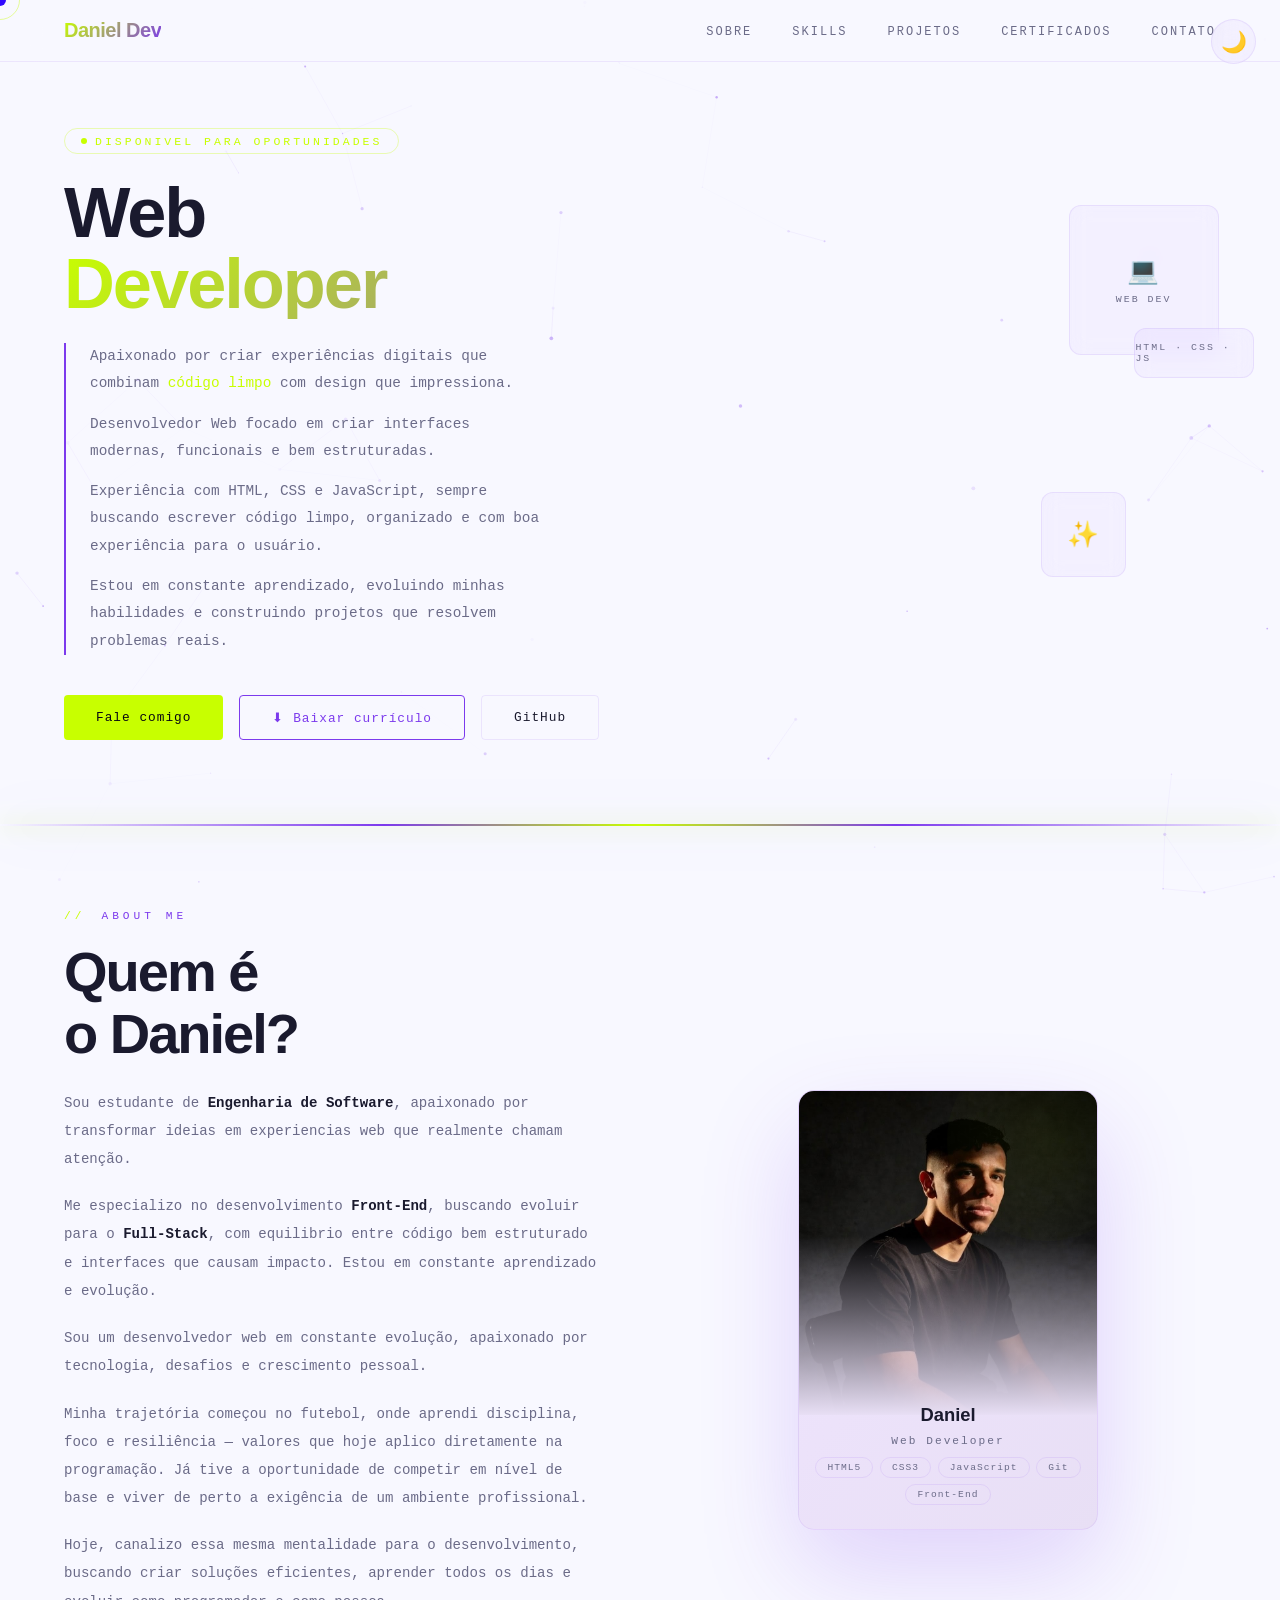
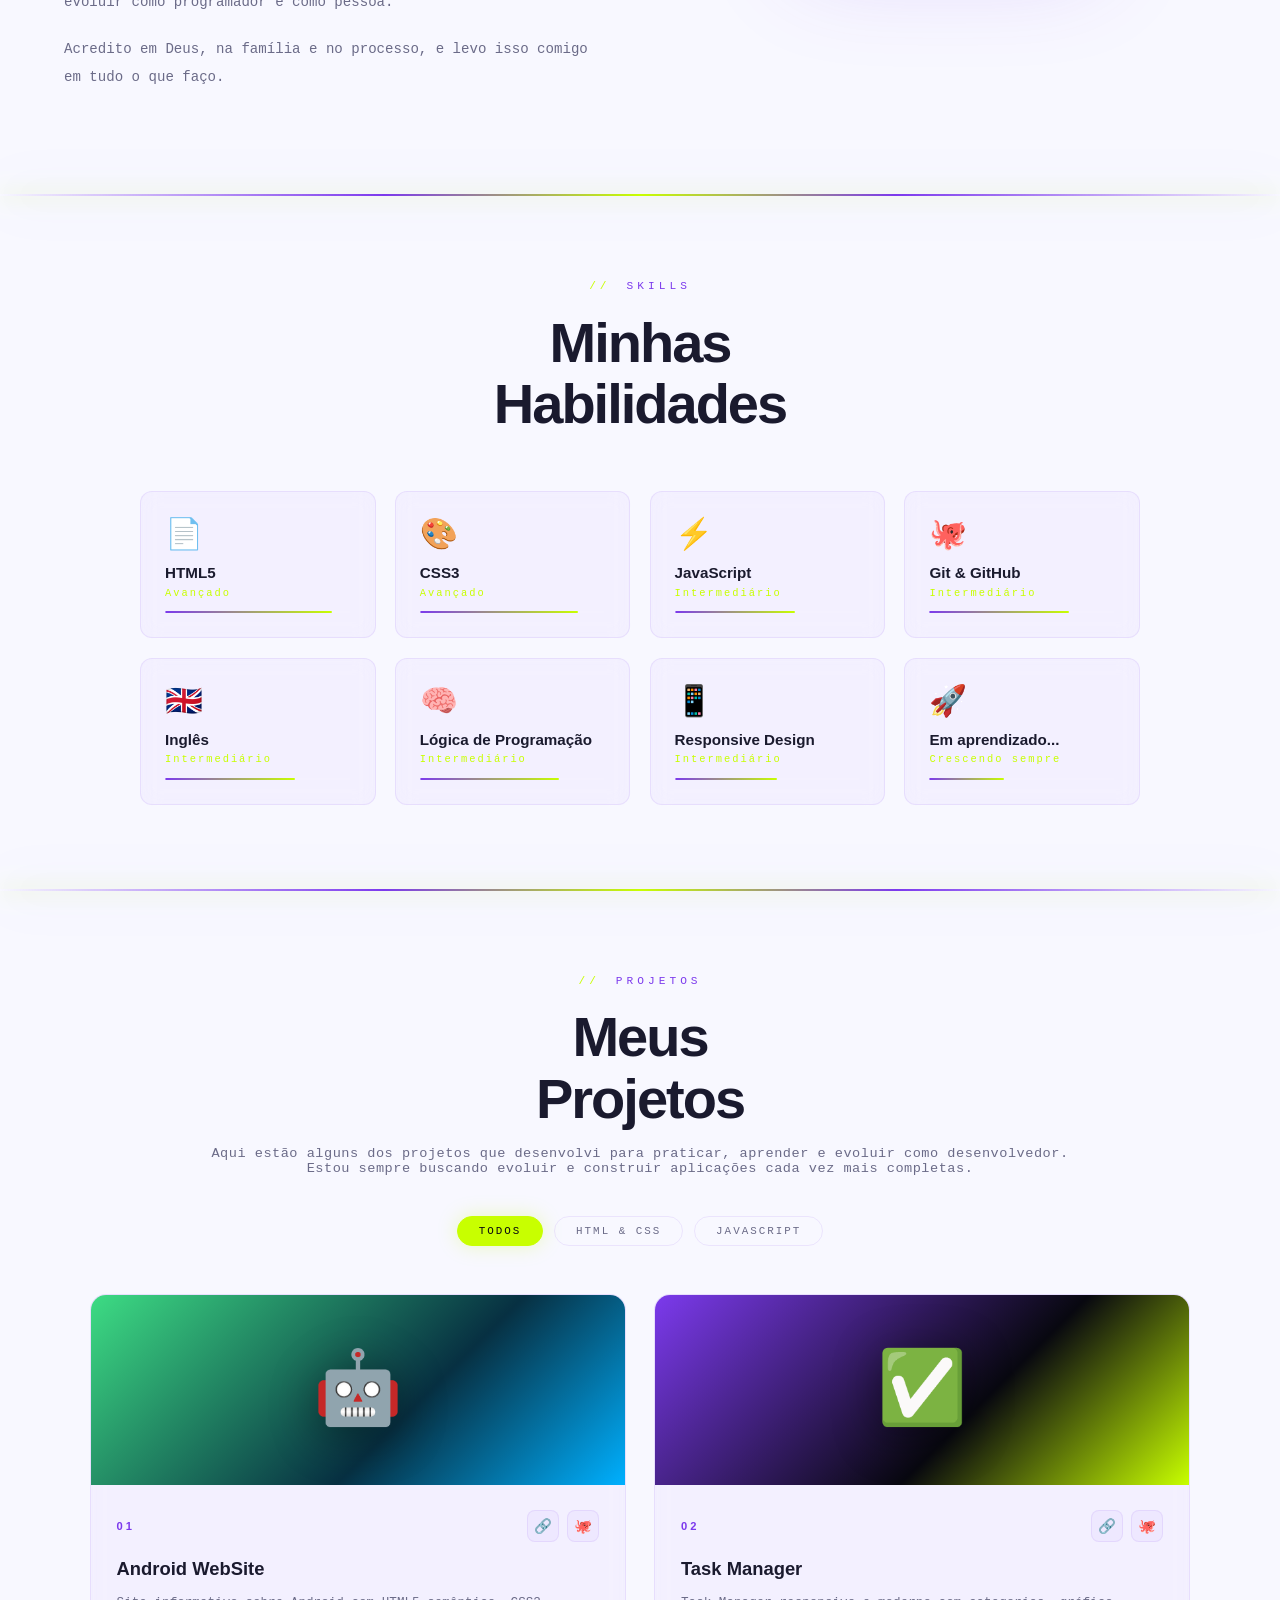
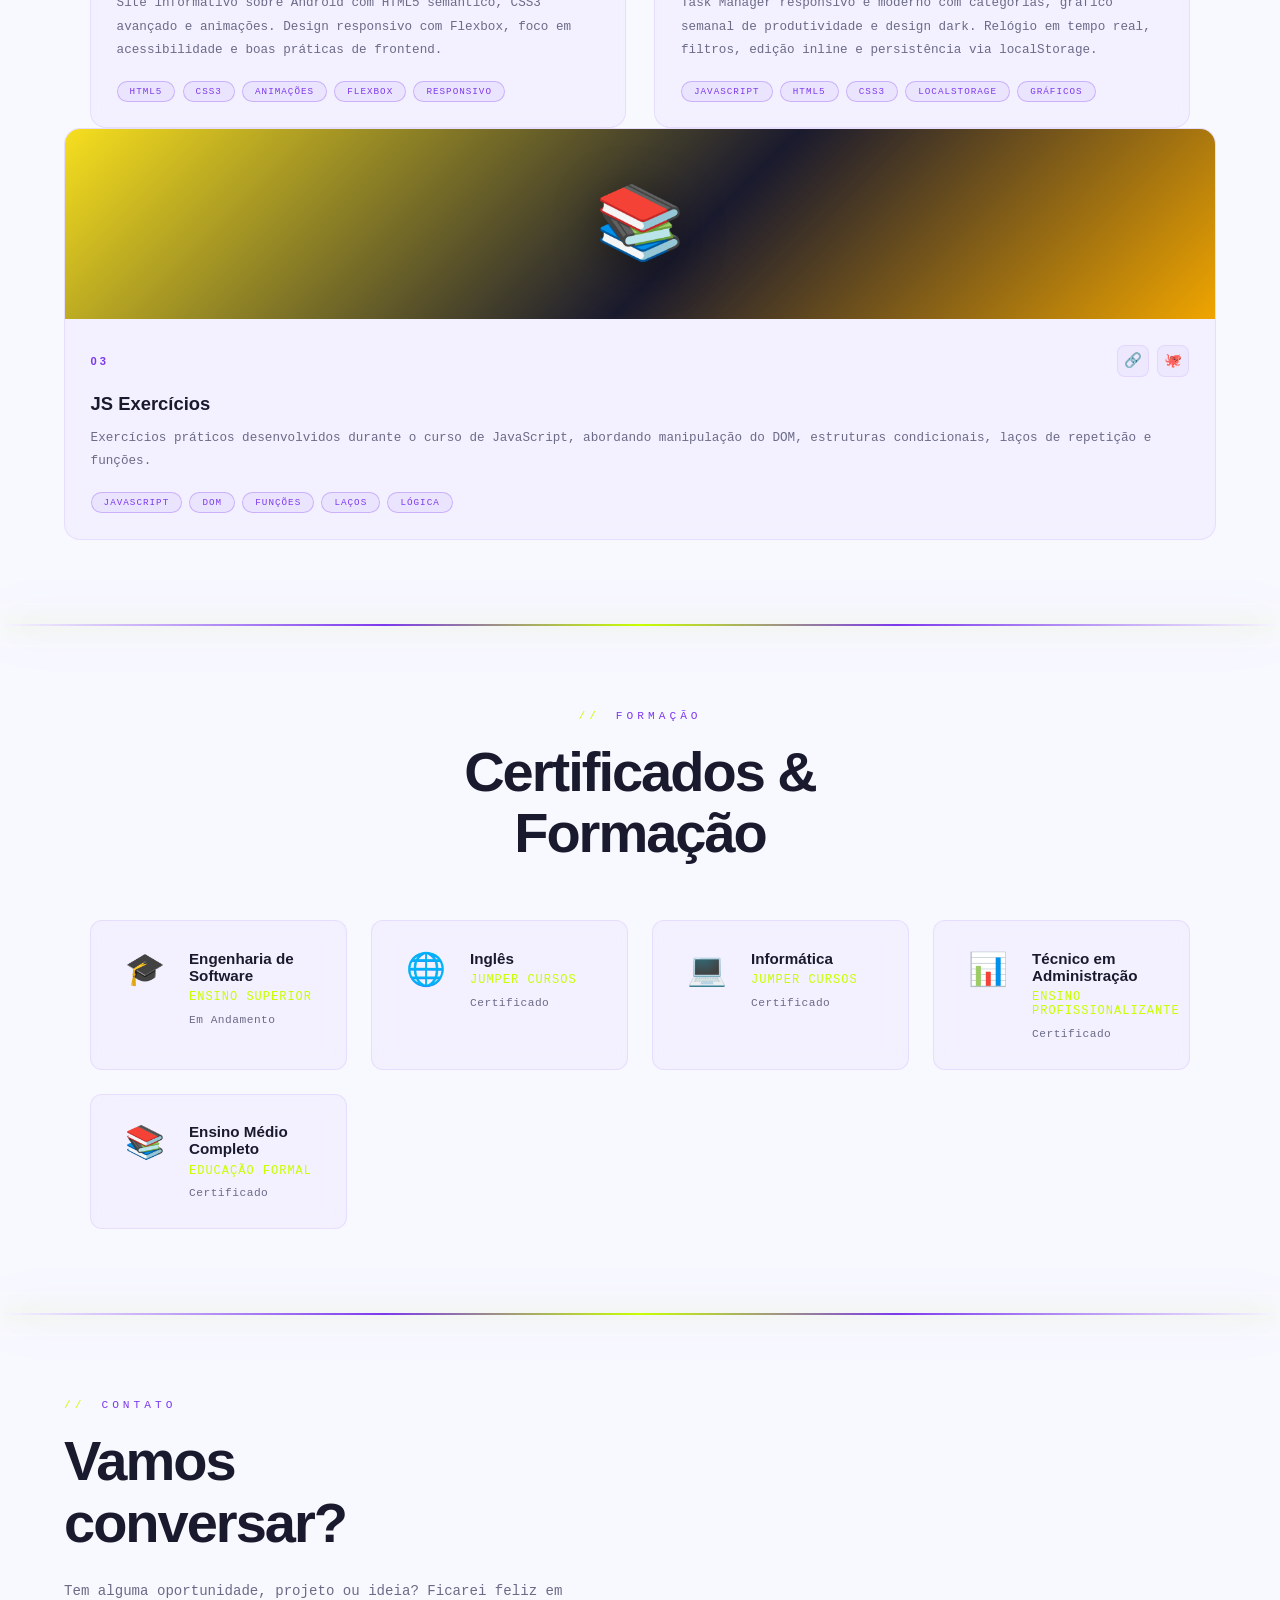
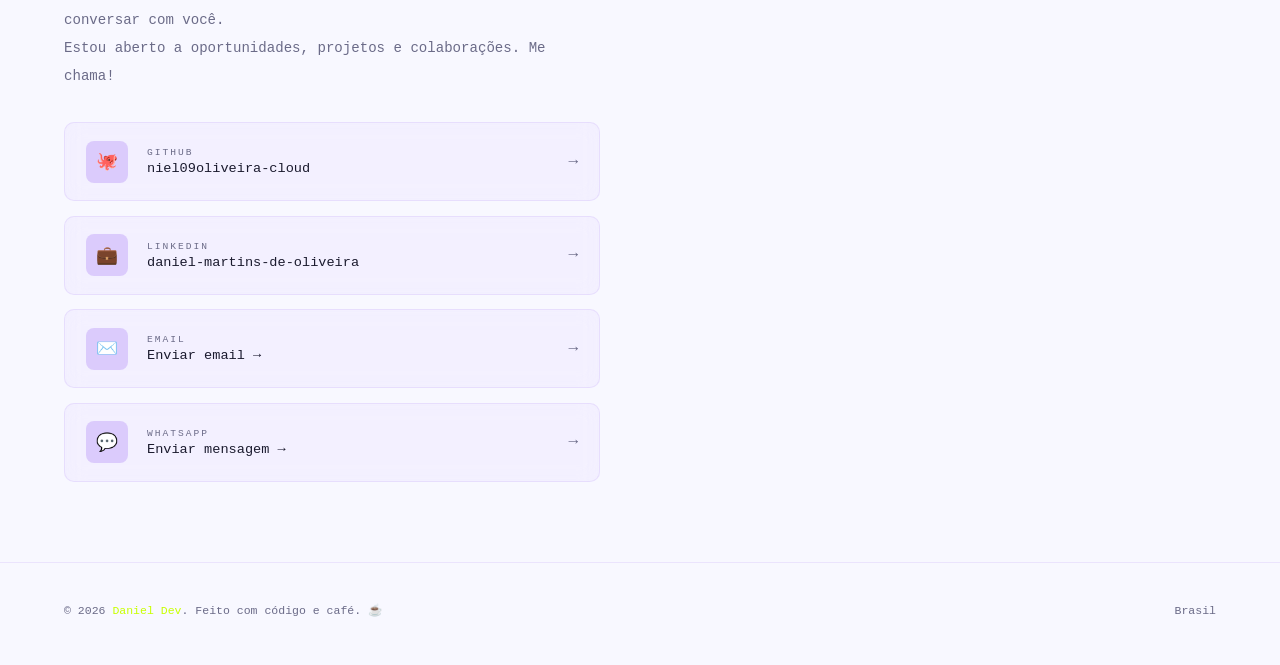
<file: index.html>
<!DOCTYPE html>
<html lang="pt-BR">
<head>
  <meta charset="UTF-8">
  <meta name="viewport" content="width=device-width, initial-scale=1.0">
  
  <!-- SEO & Meta Tags -->
  <title>Portfólio - Daniel</title>
  <meta name="description" content="Site de apresentação pessoal desenvolvido com HTML, CSS e JavaScript puro. Animações CSS, partículas interativas, efeito 3D e formulário de contato integrado.">
  <meta name="keywords" content="web developer, front-end, html, css, javascript, desenvolvedor web">
  <meta name="theme-color" content="#7c3aed">
  <!-- Content Security Policy — sem unsafe-inline em scripts -->
  <meta http-equiv="Content-Security-Policy" content="default-src 'self'; script-src 'self'; style-src 'self' 'unsafe-inline' fonts.googleapis.com; font-src fonts.gstatic.com; img-src 'self' data: https:; connect-src 'none'; frame-ancestors 'none'; upgrade-insecure-requests;">
  <!-- Referrer-Policy: envia apenas origem em requisições cross-origin -->
  <meta name="referrer" content="strict-origin-when-cross-origin">
  <!-- Impede MIME sniffing -->
  <meta http-equiv="X-Content-Type-Options" content="nosniff">
  
  <!-- Open Graph para Redes Sociais -->
  <meta property="og:title" content="Daniel Dev - Web Developer">
  <meta property="og:description" content="Desenvolvedor Front-End especializado em HTML, CSS e JavaScript.">
  <meta property="og:type" content="website">
  <meta property="og:url" content="https://niel09oliveira-cloud.github.io/portfolio-pessoal/">
  <meta property="og:image" content="https://niel09oliveira-cloud.github.io/portfolio-pessoal/daniel.jpg.jpeg">
  
  <!-- Twitter Card -->
  <meta name="twitter:card" content="summary_large_image">
  <meta name="twitter:title" content="Daniel Dev - Web Developer">
  <meta name="twitter:description" content="Desenvolvedor Front-End com HTML, CSS e JavaScript">
  
  <!-- Favicon -->
  <link rel="icon" type="image/png" href="data:image/svg+xml,<svg xmlns='http://www.w3.org/2000/svg' viewBox='0 0 100 100'><text y='75' font-size='75' font-weight='bold' fill='%23c8ff00'>D</text></svg>">
  
  <link rel="stylesheet" href="style.css">
  <link href="https://fonts.googleapis.com/css2?family=Syne:wght@400;600;700;800&family=DM+Mono:wght@300;400;500&display=swap" rel="stylesheet">
</head>
<body>

  <div id="cursor"></div>
  <div id="cursor-ring"></div>
  <canvas id="bg-canvas"></canvas>

  <!-- THEME TOGGLE -->
  <button id="theme-toggle" class="theme-toggle" aria-label="Alternar tema claro/escuro" title="Alternar tema">
    <span class="theme-icon">🌙</span>
  </button>

  <!-- NAV -->
  <nav>
    <div class="nav-logo">Daniel Dev</div>
    <ul class="nav-links">
      <li><a href="#about" class="nav-anchor">Sobre</a></li>
      <li><a href="#skills" class="nav-anchor">Skills</a></li>
      <li><a href="#projects" class="nav-anchor">Projetos</a></li>
      <li><a href="#certificates" class="nav-anchor">Certificados</a></li>
      <li><a href="#contact" class="nav-anchor">Contato</a></li>
    </ul>
  </nav>

  <!-- HERO -->
  <section id="hero">
    <div class="hero-content">
      <div class="hero-tag reveal">
        <span class="dot"></span>
        Disponivel para oportunidades
      </div>
      <h1 class="hero-name reveal reveal-delay-1">
        <span class="line1">Web</span>
        <span class="line2">Developer</span>
      </h1>

      <div class="hero-sub reveal reveal-delay-2">
      
      <p>Apaixonado por criar experiências digitais que combinam <span>código limpo</span> com design que impressiona.</p>

      <p>Desenvolvedor Web focado em criar interfaces modernas, funcionais e bem estruturadas.</p>

      <p>Experiência com HTML, CSS e JavaScript, sempre buscando escrever código limpo, organizado e com boa experiência para o usuário.</p>

      <p>Estou em constante aprendizado, evoluindo minhas habilidades e construindo projetos que resolvem problemas reais.</p>

      </div>
      <div class="hero-btns reveal reveal-delay-3">
        <a href="#contact" class="btn-primary nav-anchor">Fale comigo</a>
        <a href="curriculo_daniel.pdf" download="Curriculo_Daniel.pdf" class="btn-ghost btn-download">⬇ Baixar currículo</a>
        <a href="https://github.com/niel09oliveira-cloud" target="_blank" rel="noopener noreferrer" class="btn-ghost">GitHub</a>
      </div>
    </div>
    <div class="hero-deco">
      <div class="deco-box"><div class="deco-inner"><span class="deco-icon">💻</span>Web Dev</div></div>
      <div class="deco-box"><div class="deco-inner"><span class="deco-icon">✨</span></div></div>
      <div class="deco-box"><div class="deco-inner">HTML &middot; CSS &middot; JS</div></div>
    </div>
  </section>

  <div class="glow-divider-wrap"><div class="glow-divider"></div></div>

  <!-- ABOUT -->
  <section id="about">
    <div class="about-left">
      <p class="section-label reveal">about me</p>
      <h2 class="section-title reveal reveal-delay-1">Quem é<br>o Daniel?</h2>
      <div class="about-text reveal reveal-delay-2">
        <p>Sou estudante de <strong>Engenharia de Software</strong>, apaixonado por transformar ideias em experiencias web que realmente chamam atenção.</p>
        <p>Me especializo no desenvolvimento <strong>Front-End</strong>, buscando evoluir para o <strong>Full-Stack</strong>, com equilibrio entre código bem estruturado e interfaces que causam impacto. Estou em constante aprendizado e evolução.</p>
        
        <p>Sou um desenvolvedor web em constante evolução, apaixonado por tecnologia, desafios e crescimento pessoal.</p>

        <p>Minha trajetória começou no futebol, onde aprendi disciplina, foco e resiliência — valores que hoje aplico diretamente na programação. Já tive a oportunidade de competir em nível de base e viver de perto a exigência de um ambiente profissional.</p>

        <p>Hoje, canalizo essa mesma mentalidade para o desenvolvimento, buscando criar soluções eficientes, aprender todos os dias e evoluir como programador e como pessoa.</p>

        <p>Acredito em Deus, na família e no processo, e levo isso comigo em tudo o que faço.</p>
      </div>
    </div>
    <div class="about-visual reveal reveal-delay-2">
      <div class="about-card-3d" id="card3d">

        <div class="about-photo">
          <img src="daniel.jpg.jpeg" alt="Daniel - Web Developer especializado em Front-End">
        </div>
        <div class="about-card-info">
          <div class="about-card-name">Daniel</div>
          <div class="about-card-role">Web Developer</div>
          <div class="about-card-tags">
            <span class="tag">HTML5</span>
            <span class="tag">CSS3</span>
            <span class="tag">JavaScript</span>
            <span class="tag">Git</span>
            <span class="tag">Front-End</span>
          </div>
        </div>
      </div>
    </div>
  </section>

  <div class="glow-divider-wrap"><div class="glow-divider"></div></div>

  <!-- SKILLS -->
  <section id="skills">
    <div class="skills-header">
      <p class="section-label reveal" style="justify-content:center">skills</p>
      <h2 class="section-title reveal reveal-delay-1">Minhas<br>Habilidades</h2>
    </div>
    <div class="skills-grid">
      <div class="skill-card reveal" data-fill="90">
        <div class="skill-icon">📄</div>
        <div class="skill-name">HTML5</div>
        <div class="skill-level">Avançado</div>
        <div class="skill-bar"><div class="skill-fill"></div></div>
      </div>
      <div class="skill-card reveal reveal-delay-1" data-fill="85">
        <div class="skill-icon">🎨</div>
        <div class="skill-name">CSS3</div>
        <div class="skill-level">Avançado</div>
        <div class="skill-bar"><div class="skill-fill"></div></div>
      </div>
      <div class="skill-card reveal reveal-delay-2" data-fill="65">
        <div class="skill-icon">⚡</div>
        <div class="skill-name">JavaScript</div>
        <div class="skill-level">Intermediário</div>
        <div class="skill-bar"><div class="skill-fill"></div></div>
      </div>
      <div class="skill-card reveal reveal-delay-3" data-fill="75">
        <div class="skill-icon">🐙</div>
        <div class="skill-name">Git &amp; GitHub</div>
        <div class="skill-level">Intermediário</div>
        <div class="skill-bar"><div class="skill-fill"></div></div>
      </div>
      <div class="skill-card reveal" data-fill="70">
        <div class="skill-icon">🇬🇧</div>
        <div class="skill-name">Inglês</div>
        <div class="skill-level">Intermediário</div>
        <div class="skill-bar"><div class="skill-fill"></div></div>
      </div>
      <div class="skill-card reveal reveal-delay-1" data-fill="75">
        <div class="skill-icon">🧠</div>
        <div class="skill-name">Lógica de Programação</div>
        <div class="skill-level">Intermediário</div>
        <div class="skill-bar"><div class="skill-fill"></div></div>
      </div>
      <div class="skill-card reveal reveal-delay-2" data-fill="55">
        <div class="skill-icon">📱</div>
        <div class="skill-name">Responsive Design</div>
        <div class="skill-level">Intermediário</div>
        <div class="skill-bar"><div class="skill-fill"></div></div>
      </div>
      <div class="skill-card reveal reveal-delay-3" data-fill="40">
        <div class="skill-icon">🚀</div>
        <div class="skill-name">Em aprendizado...</div>
        <div class="skill-level">Crescendo sempre</div>
        <div class="skill-bar"><div class="skill-fill"></div></div>
      </div>
    </div>
  </section>

  <div class="glow-divider-wrap"><div class="glow-divider"></div></div>

  <!-- PROJECTS -->
  <section id="projects">
    <div class="projects-header">
      <p class="section-label reveal" style="justify-content:center">projetos</p>
      <h2 class="section-title reveal reveal-delay-1">Meus<br>Projetos</h2>
      <p class="projects-subtitle reveal reveal-delay-2">Aqui estão alguns dos projetos que desenvolvi para praticar, aprender e evoluir como desenvolvedor. <br>Estou sempre buscando evoluir e construir aplicações cada vez mais completas.</p>
    </div>

    <!-- FILTROS -->
    <div class="projects-filters reveal reveal-delay-2">
      <button class="filter-btn active" data-filter="all">Todos</button>
      <button class="filter-btn" data-filter="html-css">HTML &amp; CSS</button>
      <button class="filter-btn" data-filter="javascript">JavaScript</button>
    </div>

    <!-- GRID -->
    <div class="projects-grid" id="projects-grid">

      <!-- Android WebSite -->
      <div class="project-card reveal" data-categories="html-css">
        <div class="project-preview">
          <div class="project-preview-bg" style="background: linear-gradient(135deg, #3ddc84 0%, #073042 60%, #00b0ff 100%);">
            <div class="project-preview-icon">🤖</div>
          </div>
          <div class="project-overlay">
            <a href="https://niel09oliveira-cloud.github.io/android-website/" target="_blank" rel="noopener noreferrer" class="project-live-btn">Ver ao vivo →</a>
          </div>
        </div>
        <div class="project-body">
          <div class="project-meta">
            <span class="project-number">01</span>
            <div class="project-links">
              <a href="https://niel09oliveira-cloud.github.io/android-website/" target="_blank" rel="noopener noreferrer" class="project-icon-link" title="Live">🔗</a>
              <a href="https://github.com/niel09oliveira-cloud/android-website" target="_blank" rel="noopener noreferrer" class="project-icon-link" title="GitHub">🐙</a>
            </div>
          </div>
          <h3 class="project-title">Android WebSite</h3>
          <p class="project-desc">Site informativo sobre Android com HTML5 semântico, CSS3 avançado e animações. Design responsivo com Flexbox, foco em acessibilidade e boas práticas de frontend.</p>
          <div class="project-tags">
            <span class="project-tag">HTML5</span>
            <span class="project-tag">CSS3</span>
            <span class="project-tag">Animações</span>
            <span class="project-tag">Flexbox</span>
            <span class="project-tag">Responsivo</span>
          </div>
        </div>
      </div>

      <!-- Task Manager -->
      <div class="project-card reveal reveal-delay-1" data-categories="javascript html-css">
        <div class="project-preview">
          <div class="project-preview-bg" style="background: linear-gradient(135deg, #7c3aed 0%, #080810 60%, #c8ff00 100%);">
            <div class="project-preview-icon">✅</div>
          </div>
          <div class="project-overlay">
            <a href="https://niel09oliveira-cloud.github.io/task-manager/" target="_blank" rel="noopener noreferrer" class="project-live-btn">Ver ao vivo →</a>
          </div>
        </div>
        <div class="project-body">
          <div class="project-meta">
            <span class="project-number">02</span>
            <div class="project-links">
              <a href="https://niel09oliveira-cloud.github.io/task-manager/" target="_blank" rel="noopener noreferrer" class="project-icon-link" title="Live">🔗</a>
              <a href="https://github.com/niel09oliveira-cloud/task-manager" target="_blank" rel="noopener noreferrer" class="project-icon-link" title="GitHub">🐙</a>
            </div>
          </div>
          <h3 class="project-title">Task Manager</h3>
          <p class="project-desc">Task Manager responsivo e moderno com categorias, gráfico semanal de produtividade e design dark. Relógio em tempo real, filtros, edição inline e persistência via localStorage.</p>
          <div class="project-tags">
            <span class="project-tag">JavaScript</span>
            <span class="project-tag">HTML5</span>
            <span class="project-tag">CSS3</span>
            <span class="project-tag">localStorage</span>
            <span class="project-tag">Gráficos</span>
          </div>
        </div>
      </div>

    </div>

  <!-- JS Exercícios -->
      <div class="project-card reveal reveal-delay-2" data-categories="javascript">
        <div class="project-preview">
          <div class="project-preview-bg" style="background: linear-gradient(135deg, #f7df1e 0%, #1a1a2e 55%, #f0a500 100%);">
            <div class="project-preview-icon">📚</div>
          </div>
          <div class="project-overlay">
            <a href="https://github.com/niel09oliveira-cloud/js-exercicios/" target="_blank" rel="noopener noreferrer" class="project-live-btn">Ver no GitHub →</a>
          </div>
        </div>
        <div class="project-body">
          <div class="project-meta">
            <span class="project-number">03</span>
            <div class="project-links">
              <a href="https://niel09oliveira-cloud.github.io/js-exercicios/" target="_blank" rel="noopener noreferrer" class="project-icon-link" title="Live">🔗</a>
              <a href="https://github.com/niel09oliveira-cloud/js-exercicios" target="_blank" rel="noopener noreferrer" class="project-icon-link" title="GitHub">🐙</a>
            </div>
          </div>
          <h3 class="project-title">JS Exercícios</h3>
          <p class="project-desc">Exercícios práticos desenvolvidos durante o curso de JavaScript, abordando manipulação do DOM, estruturas condicionais, laços de repetição e funções.</p>
          <div class="project-tags">
            <span class="project-tag">JavaScript</span>
            <span class="project-tag">DOM</span>
            <span class="project-tag">Funções</span>
            <span class="project-tag">Laços</span>
            <span class="project-tag">Lógica</span>
          </div>
        </div>
      </div>

    </div>
  </section>

  <div class="glow-divider-wrap"><div class="glow-divider"></div></div>

  <!-- CERTIFICATES -->
  <section id="certificates">
    <div class="certificates-header">
      <p class="section-label reveal" style="justify-content:center">formação</p>
      <h2 class="section-title reveal reveal-delay-1">Certificados &<br>Formação</h2>
    </div>
    <div class="certificates-grid">
      
      <div class="cert-card reveal">
        <div class="cert-icon">🎓</div>
        <div class="cert-content">
          <div class="cert-title">Engenharia de Software</div>
          <div class="cert-org">Ensino Superior</div>
          <div class="cert-status">Em Andamento</div>
        </div>
      </div>

      <div class="cert-card reveal reveal-delay-1">
        <div class="cert-icon">🌐</div>
        <div class="cert-content">
          <div class="cert-title">Inglês</div>
          <div class="cert-org">Jumper Cursos</div>
          <div class="cert-status">Certificado</div>
        </div>
      </div>

      <div class="cert-card reveal reveal-delay-2">
        <div class="cert-icon">💻</div>
        <div class="cert-content">
          <div class="cert-title">Informática</div>
          <div class="cert-org">Jumper Cursos</div>
          <div class="cert-status">Certificado</div>
        </div>
      </div>

      <div class="cert-card reveal reveal-delay-3">
        <div class="cert-icon">📊</div>
        <div class="cert-content">
          <div class="cert-title">Técnico em Administração</div>
          <div class="cert-org">Ensino Profissionalizante</div>
          <div class="cert-status">Certificado</div>
        </div>
      </div>

      <div class="cert-card reveal">
        <div class="cert-icon">📚</div>
        <div class="cert-content">
          <div class="cert-title">Ensino Médio Completo</div>
          <div class="cert-org">Educação Formal</div>
          <div class="cert-status">Certificado</div>
        </div>
      </div>

    </div>
  </section>

  <div class="glow-divider-wrap"><div class="glow-divider"></div></div>

  <!-- CONTACT -->
  <section id="contact">
    <div class="contact-left">
      <p class="section-label reveal">contato</p>
      <h2 class="section-title reveal reveal-delay-1">Vamos<br>conversar?</h2>
      <p class="about-text reveal reveal-delay-2" style="margin-bottom:0">Tem alguma oportunidade, projeto ou ideia?
Ficarei feliz em conversar com você. <br>Estou aberto a oportunidades, projetos e colaborações. Me chama!</p>
      <div class="contact-links">
        <a href="https://github.com/niel09oliveira-cloud" target="_blank" rel="noopener noreferrer" class="contact-link reveal reveal-delay-1">
          <div class="contact-link-icon">🐙</div>
          <div class="contact-link-info">
            <div class="contact-link-label">GitHub</div>
            <div class="contact-link-value">niel09oliveira-cloud</div>
          </div>
          <span class="contact-link-arrow">→</span>
        </a>
        <a href="https://www.linkedin.com/in/daniel-martins-de-oliveira-1724513a6" target="_blank" rel="noopener noreferrer" class="contact-link reveal reveal-delay-2">
          <div class="contact-link-icon">💼</div>
          <div class="contact-link-info">
            <div class="contact-link-label">LinkedIn</div>
            <div class="contact-link-value">daniel-martins-de-oliveira</div>
          </div>
          <span class="contact-link-arrow">→</span>
        </a>
        <a href="#" class="contact-link contact-email reveal reveal-delay-3">
          <div class="contact-link-icon">✉️</div>
          <div class="contact-link-info">
            <div class="contact-link-label">Email</div>
            <div class="contact-link-value">Enviar email →</div>
          </div>
          <span class="contact-link-arrow">→</span>
        </a>
        <a href="#" class="contact-link contact-whatsapp reveal reveal-delay-3" rel="noopener noreferrer">
          <div class="contact-link-icon">💬</div>
          <div class="contact-link-info">
            <div class="contact-link-label">WhatsApp</div>
            <div class="contact-link-value">Enviar mensagem →</div>
          </div>
          <span class="contact-link-arrow">→</span>
        </a>
      </div>
    </div>

  </section>

  <!-- FOOTER -->
  <footer>
    <div class="footer-text">© 2026 <span>Daniel Dev</span>. Feito com código e café. ☕</div>
    <div class="footer-text">Brasil</div>
  </footer>

  <script src="script.js"></script>
</body>
</html>
</file>
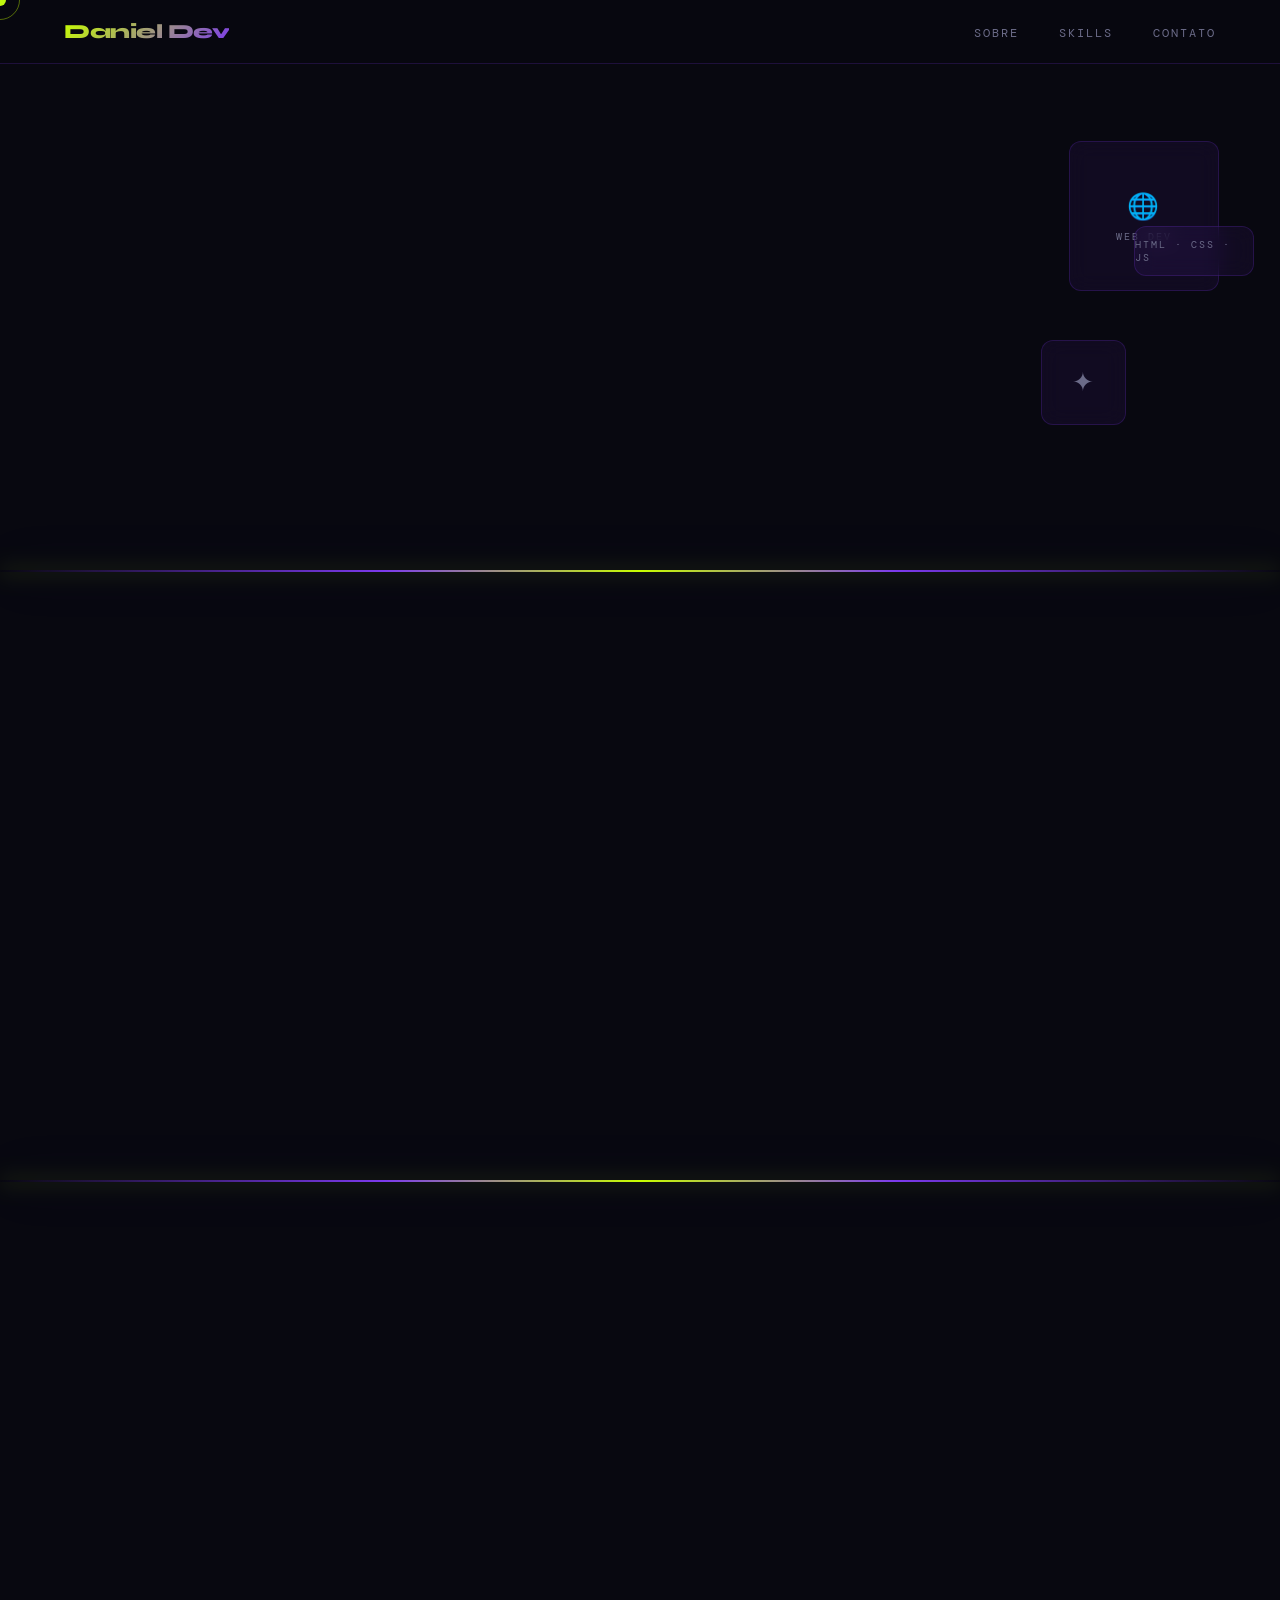
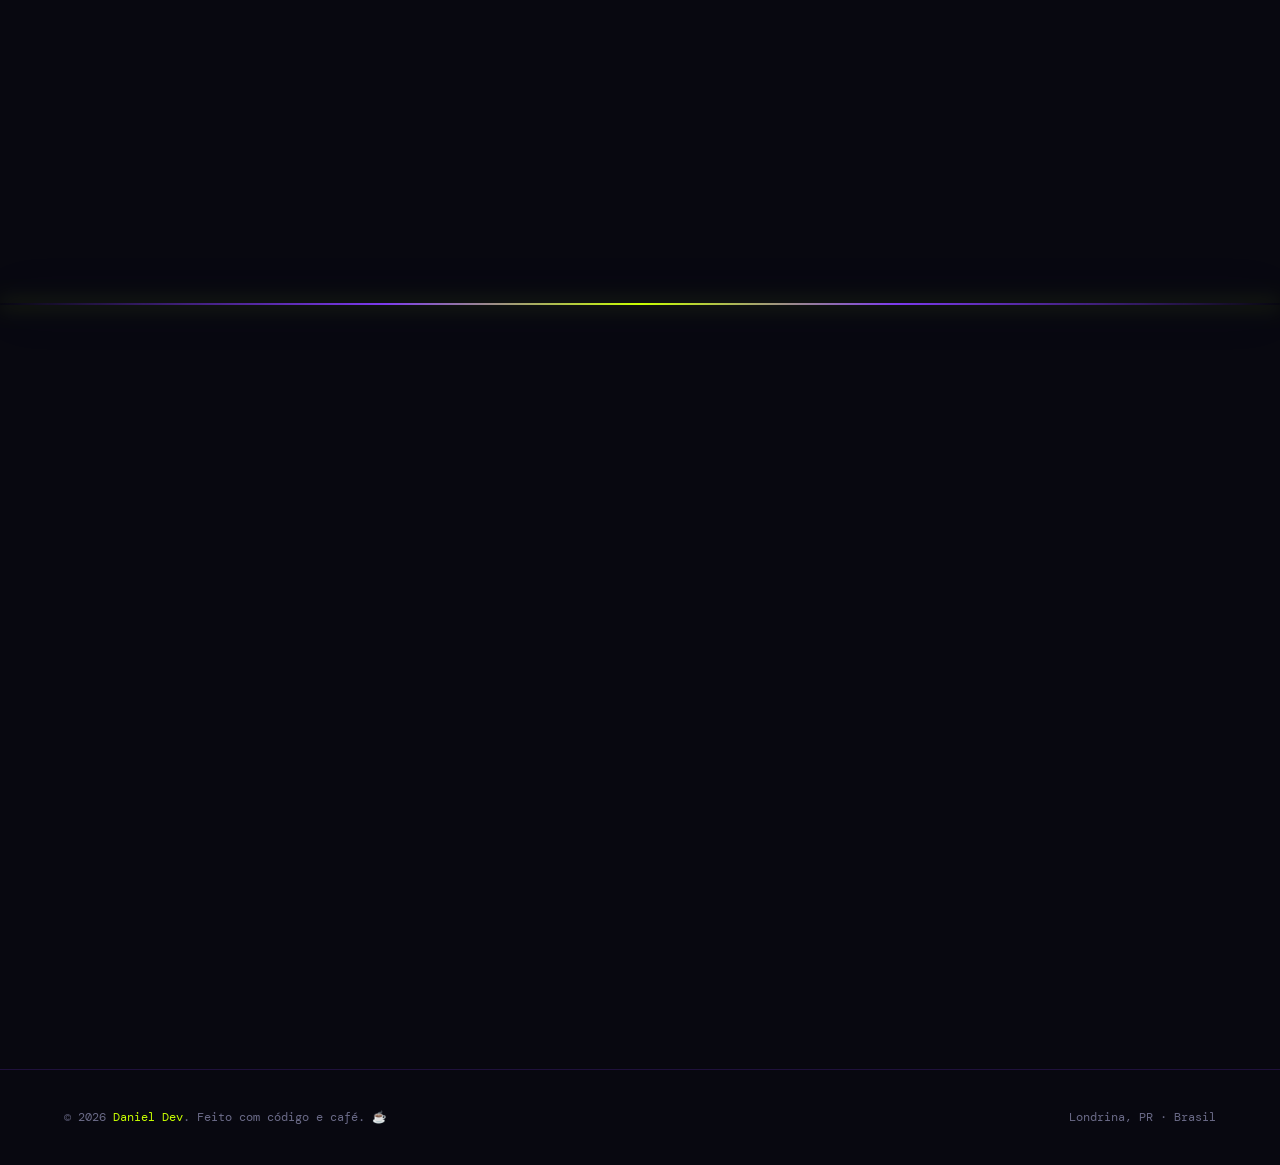
<file: index.html.html>
<!DOCTYPE html>
<html lang="pt-BR">
<head>
  <meta charset="UTF-8">
  <meta name="viewport" content="width=device-width, initial-scale=1.0">
  <title>Portfólio - Daniel</title>
  <link rel="stylesheet" href="style.css">
  <link href="https://fonts.googleapis.com/css2?family=Syne:wght@400;600;700;800&family=DM+Mono:wght@300;400;500&display=swap" rel="stylesheet">
</head>
<body>

  <div id="cursor"></div>
  <div id="cursor-ring"></div>
  <canvas id="bg-canvas"></canvas>

  <!-- NAV -->
  <nav>
    <div class="nav-logo">Daniel Dev</div>
    <ul class="nav-links">
      <li><a href="#about" class="nav-anchor">Sobre</a></li>
      <li><a href="#skills" class="nav-anchor">Skills</a></li>
      <li><a href="#contact" class="nav-anchor">Contato</a></li>
    </ul>
  </nav>

  <!-- HERO -->
  <section id="hero">
    <div class="hero-content">
      <div class="hero-tag reveal">
        <span class="dot"></span>
        Disponivel para oportunidades
      </div>
      <h1 class="hero-name reveal reveal-delay-1">
        <span class="line1">Web</span>
        <span class="line2">Developer</span>
      </h1>
      <p class="hero-sub reveal reveal-delay-2">
        Apaixonado por criar experiencias digitais que combinam <span>código limpo</span> com design que impressiona.
      </p>
      <div class="hero-btns reveal reveal-delay-3">
        <a href="#contact" class="btn-primary nav-anchor">Fale comigo</a>
        <a href="https://github.com/niel09oliveira-cloud" target="_blank" class="btn-ghost">GitHub</a>
      </div>
    </div>
    <div class="hero-deco">
      <div class="deco-box"><div class="deco-inner"><span class="deco-icon">&#127760;</span>Web Dev</div></div>
      <div class="deco-box"><div class="deco-inner"><span class="deco-icon">&#10022;</span></div></div>
      <div class="deco-box"><div class="deco-inner">HTML &middot; CSS &middot; JS</div></div>
    </div>
  </section>

  <div class="glow-divider-wrap"><div class="glow-divider"></div></div>

  <!-- ABOUT -->
  <section id="about">
    <div class="about-left">
      <p class="section-label reveal">about me</p>
      <h2 class="section-title reveal reveal-delay-1">Quem é<br>o Daniel?</h2>
      <div class="about-text reveal reveal-delay-2">
        <p>Sou estudante de <strong>Engenharia de Software</strong> pela Unopar, apaixonado por transformar ideias em experiencias web que realmente chamam atenção.</p>
        <p>Me especializo no desenvolvimento <strong>Front-End</strong>, buscando sempre o equilibrio entre código bem estruturado e interfaces que causam impacto. Estou em constante aprendizado e evolução.</p>
      </div>
    </div>
    <div class="about-visual reveal reveal-delay-2">
      <div class="about-card-3d" id="card3d">

        <div class="about-photo">
          <img src="daniel.jpg.jpeg" alt="Daniel">
        </div>
        <div class="about-card-info">
          <div class="about-card-name">Daniel</div>
          <div class="about-card-role">Web Developer &middot; Londrina, PR</div>
          <div class="about-card-tags">
            <span class="tag">HTML5</span>
            <span class="tag">CSS3</span>
            <span class="tag">JavaScript</span>
            <span class="tag">Git</span>
            <span class="tag">Front-End</span>
          </div>
        </div>
      </div>
    </div>
  </section>

  <div class="glow-divider-wrap"><div class="glow-divider"></div></div>

  <!-- SKILLS -->
  <section id="skills">
    <div class="skills-header">
      <p class="section-label reveal" style="justify-content:center">skills</p>
      <h2 class="section-title reveal reveal-delay-1">Minhas<br>Habilidades</h2>
    </div>
    <div class="skills-grid">
      <div class="skill-card reveal" data-fill="90">
        <div class="skill-icon">&#127760;</div>
        <div class="skill-name">HTML5</div>
        <div class="skill-level">Avançado</div>
        <div class="skill-bar"><div class="skill-fill"></div></div>
      </div>
      <div class="skill-card reveal reveal-delay-1" data-fill="85">
        <div class="skill-icon">&#127912;</div>
        <div class="skill-name">CSS3</div>
        <div class="skill-level">Avançado</div>
        <div class="skill-bar"><div class="skill-fill"></div></div>
      </div>
      <div class="skill-card reveal reveal-delay-2" data-fill="65">
        <div class="skill-icon">&#9889;</div>
        <div class="skill-name">JavaScript</div>
        <div class="skill-level">Intermediário</div>
        <div class="skill-bar"><div class="skill-fill"></div></div>
      </div>
      <div class="skill-card reveal reveal-delay-3" data-fill="75">
        <div class="skill-icon">&#128025;</div>
        <div class="skill-name">Git &amp; GitHub</div>
        <div class="skill-level">Intermediário</div>
        <div class="skill-bar"><div class="skill-fill"></div></div>
      </div>
      <div class="skill-card reveal" data-fill="70">
        <div class="skill-icon">&#127482;&#127480;</div>
        <div class="skill-name">Ingles</div>
        <div class="skill-level">Intermediário</div>
        <div class="skill-bar"><div class="skill-fill"></div></div>
      </div>
      <div class="skill-card reveal reveal-delay-1" data-fill="75">
        <div class="skill-icon">&#129504;</div>
        <div class="skill-name">Logica de Programacao</div>
        <div class="skill-level">Intermediário</div>
        <div class="skill-bar"><div class="skill-fill"></div></div>
      </div>
      <div class="skill-card reveal reveal-delay-2" data-fill="55">
        <div class="skill-icon">&#128241;</div>
        <div class="skill-name">Responsive Design</div>
        <div class="skill-level">Intermediário</div>
        <div class="skill-bar"><div class="skill-fill"></div></div>
      </div>
      <div class="skill-card reveal reveal-delay-3" data-fill="40">
        <div class="skill-icon">&#128640;</div>
        <div class="skill-name">Em aprendizado...</div>
        <div class="skill-level">Crescendo sempre</div>
        <div class="skill-bar"><div class="skill-fill"></div></div>
      </div>
    </div>
  </section>

  <div class="glow-divider-wrap"><div class="glow-divider"></div></div>

  <!-- CONTACT -->
  <section id="contact">
    <div class="contact-left">
      <p class="section-label reveal">contato</p>
      <h2 class="section-title reveal reveal-delay-1">Vamos<br>conversar?</h2>
      <p class="about-text reveal reveal-delay-2" style="margin-bottom:0">Estou aberto a oportunidades, projetos e colaborações. Me chama!</p>
      <div class="contact-links">
        <a href="https://github.com/niel09oliveira-cloud" target="_blank" class="contact-link reveal reveal-delay-1">
          <div class="contact-link-icon">&#128025;</div>
          <div class="contact-link-info">
            <div class="contact-link-label">GitHub</div>
            <div class="contact-link-value">niel09oliveira-cloud</div>
          </div>
          <span class="contact-link-arrow">&#8594;</span>
        </a>
        <a href="https://www.linkedin.com/in/daniel-martins-de-oliveira-1724513a6" target="_blank" class="contact-link reveal reveal-delay-2">
          <div class="contact-link-icon">&#128188;</div>
          <div class="contact-link-info">
            <div class="contact-link-label">LinkedIn</div>
            <div class="contact-link-value">daniel-martins-de-oliveira</div>
          </div>
          <span class="contact-link-arrow">&#8594;</span>
        </a>
        <a href="mailto:niel09oliveira@gmail.com" class="contact-link reveal reveal-delay-3">
          <div class="contact-link-icon">&#9993;</div>
          <div class="contact-link-info">
            <div class="contact-link-label">Email</div>
            <div class="contact-link-value">niel09oliveira@gmail.com</div>
          </div>
          <span class="contact-link-arrow">&#8594;</span>
        </a>
        <a href="https://wa.me/5543984260540" target="_blank" class="contact-link reveal reveal-delay-3">
          <div class="contact-link-icon">&#128172;</div>
          <div class="contact-link-info">
            <div class="contact-link-label">WhatsApp</div>
            <div class="contact-link-value">(43) 98426-0540</div>
          </div>
          <span class="contact-link-arrow">&#8594;</span>
        </a>
      </div>
    </div>

    <!-- FORMULARIO WEB3FORMS -->
    <div class="contact-form-side reveal reveal-delay-2">

      <form id="contact-form" action="https://api.web3forms.com/submit" method="POST">

        <!-- Chave do Web3Forms — substitua pelo seu access key -->
        <input type="hidden" name="access_key" value="6396bb27-a17f-476a-b200-0113eb4427bb">

        <!-- Assunto do email que vai chegar pra voce -->
        <input type="hidden" name="subject" value="Novo contato via Portfolio - Daniel Dev">

        <!-- Redireciona para a mesma pagina apos envio -->
        <input type="hidden" name="redirect" value="false">

        <div class="form-group">
          <label class="form-label" for="nome">Seu nome</label>
          <input id="nome" type="text" name="name" class="form-input" placeholder="Como posso te chamar?" required>
        </div>
        <div class="form-group">
          <label class="form-label" for="email">Email</label>
          <input id="email" type="email" name="email" class="form-input" placeholder="seu @email.com" required>
        </div>
        <div class="form-group">
          <label class="form-label" for="mensagem">Mensagem</label>
          <textarea id="mensagem" name="message" class="form-textarea" placeholder="Olá Daniel, gostaria de..." required></textarea>
        </div>

        <button type="submit" class="form-btn" id="form-btn">Enviar mensagem &#8594;</button>
        <div id="form-status"></div>

      </form>
    </div>
  </section>

  <!-- FOOTER -->
  <footer>
    <div class="footer-text">&#169; 2026 <span>Daniel Dev</span>. Feito com código e café. &#9749;</div>
    <div class="footer-text">Londrina, PR &middot; Brasil</div>
  </footer>

  <script src="script.js"></script>
</body>
</html>
</file>
<file: style.css>
*, *::before, *::after { margin: 0; padding: 0; box-sizing: border-box; }

:root {
  --bg: #080810;
  --purple: #7c3aed;
  --lime: #c8ff00;
  --pink: #ff3ea5;
  --text: #e8e8f0;
  --muted: #6b6b88;
  --glass: rgba(124, 58, 237, 0.08);
  --border: rgba(124, 58, 237, 0.2);
}

/* DARK MODE (padrão) */
html[data-theme="dark"] {
  --bg: #080810;
  --text: #e8e8f0;
  --muted: #6b6b88;
  --glass: rgba(124, 58, 237, 0.08);
  --border: rgba(124, 58, 237, 0.2);
}

/* LIGHT MODE */
html[data-theme="light"] {
  --bg: #f8f8ff;
  --text: #1a1a2e;
  --muted: #6b6b88;
  --glass: rgba(124, 58, 237, 0.04);
  --border: rgba(124, 58, 237, 0.1);
}

html { scroll-behavior: smooth; }

body {
  background: var(--bg);
  color: var(--text);
  font-family: 'DM Mono', monospace;
  cursor: none;
  overflow-x: hidden;
  transition: background-color 0.3s ease, color 0.3s ease;
}

/* THEME TOGGLE */
.theme-toggle {
  position: fixed;
  top: 1.2rem;
  right: 1.5rem;
  z-index: 101;
  width: 45px;
  height: 45px;
  border-radius: 50%;
  background: var(--glass);
  border: 1px solid var(--border);
  cursor: pointer;
  display: flex;
  align-items: center;
  justify-content: center;
  font-size: 1.3rem;
  transition: all 0.3s ease;
  backdrop-filter: blur(10px);
  textdecoration: uppercase
}

.theme-toggle:hover {
  border-color: var(--lime);
  transform: scale(1.1);
  box-shadow: 0 0 20px rgba(124, 58, 237, 0.3);
}

.theme-icon {
  transition: transform 0.3s ease;
  display: inline-block;
}

.theme-toggle:active .theme-icon {
  transform: rotate(20deg);
}

/* CURSOR */
#cursor {
  position: fixed; width: 12px; height: 12px;
  background: var(--lime); border-radius: 50%;
  pointer-events: none; z-index: 9999;
  transform: translate(-50%, -50%);
  transition: width .3s, height .3s;
  mix-blend-mode: difference;
}
#cursor-ring {
  position: fixed; width: 40px; height: 40px;
  border: 1px solid rgba(200,255,0,0.4); border-radius: 50%;
  pointer-events: none; z-index: 9998;
  transform: translate(-50%, -50%);
}

/* CANVAS */
#bg-canvas {
  position: fixed; top: 0; left: 0;
  width: 100%; height: 100%;
  z-index: 0; pointer-events: none;
}

/* NAV */
nav {
  position: fixed; top: 0; width: 100%; z-index: 100;
  padding: 1.2rem 4rem;
  display: flex; justify-content: space-between; align-items: center;
  backdrop-filter: blur(20px);
  background: rgba(8,8,16,0.85);
  border-bottom: 1px solid var(--border);
  transition: background-color 0.3s ease, border-color 0.3s ease;
}

html[data-theme="light"] nav {
  background: rgba(248,248,255,0.85);
}

.nav-logo {
  font-family: 'Syne', sans-serif; font-weight: 800; font-size: 1.25rem;
  letter-spacing: -0.5px;
  background: linear-gradient(135deg, var(--lime), var(--purple));
  -webkit-background-clip: text; background-clip: text;
  -webkit-text-fill-color: transparent; color: transparent;
}
.nav-links { display: flex; gap: 2.5rem; list-style: none; }
.nav-links a {
  color: var(--muted); text-decoration: none;
  font-size: .75rem; letter-spacing: 2px; text-transform: uppercase;
  transition: color .3s; position: relative; cursor: none;
}
.nav-links a::after {
  content: ''; position: absolute; bottom: -4px; left: 0;
  width: 0; height: 1px; background: var(--lime); transition: width .3s;
}
.nav-links a:hover { color: var(--lime); }
.nav-links a:hover::after { width: 100%; }

section { position: relative; z-index: 1; }

/* HERO */
#hero { padding: 8rem 4rem 5rem; position: relative; overflow: hidden; }
.hero-content { max-width: 780px; }
.hero-tag {
  display: inline-flex; align-items: center; gap: .5rem;
  font-size: .72rem; letter-spacing: 3px; text-transform: uppercase;
  color: var(--lime); margin-bottom: 1.5rem;
  border: 1px solid rgba(200,255,0,0.3); padding: .35rem 1rem; border-radius: 100px;
}
.hero-tag .dot {
  width: 6px; height: 6px; background: var(--lime);
  border-radius: 50%; animation: pulse 1.5s infinite;
}
@keyframes pulse {
  0%,100% { opacity:1; transform:scale(1); }
  50%      { opacity:.4; transform:scale(.8); }
}
.hero-name {
  font-family: 'Syne', sans-serif;
  font-size: clamp(2.4rem, 5.5vw, 5.5rem);
  font-weight: 800; line-height: 1;
  letter-spacing: -2px; margin-bottom: 1.5rem;
  overflow: visible; word-break: keep-all;
}
.hero-name .line1 { display: block; color: var(--text); }
.hero-name .line2 {
  display: block;
  background: linear-gradient(135deg, var(--lime) 0%, var(--purple) 60%, var(--pink) 100%);
  -webkit-background-clip: text; background-clip: text;
  -webkit-text-fill-color: transparent; color: transparent;
  background-size: 200%; animation: gradShift 4s ease infinite;
}
@keyframes gradShift {
  0%,100% { background-position: 0% 50%; }
  50%      { background-position: 100% 50%; }
}
.hero-sub {
  font-size: .9rem; color: var(--muted); line-height: 1.9;
  max-width: 480px; margin-bottom: 2.5rem;
  border-left: 2px solid var(--purple); padding-left: 1.5rem;
}
.hero-sub span { color: var(--lime); }
.hero-btns { display: flex; gap: 1rem; flex-wrap: wrap; }
.btn-primary {
  background: var(--lime); color: #080810;
  padding: .85rem 2rem; border: none; border-radius: 4px;
  font-family: 'DM Mono', monospace; font-size: .8rem;
  font-weight: 500; letter-spacing: 1px; cursor: none;
  text-decoration: none; transition: all .3s;
  display: inline-flex; align-items: center; gap: .5rem;
  position: relative; overflow: hidden;
}
.btn-primary::before {
  content: ''; position: absolute; inset: 0;
  background: rgba(255,255,255,.2); transform: translateX(-100%); transition: transform .4s;
}
.btn-primary:hover::before { transform: translateX(0); }
.btn-primary:hover { transform: translateY(-2px); box-shadow: 0 8px 30px rgba(200,255,0,.3); }
.btn-ghost {
  border: 1px solid var(--border); color: var(--text);
  padding: .85rem 2rem; border-radius: 4px;
  font-family: 'DM Mono', monospace; font-size: .8rem;
  letter-spacing: 1px; cursor: none; text-decoration: none;
  transition: all .3s; display: inline-flex; align-items: center; gap: .5rem;
}
.btn-ghost:hover { border-color: var(--lime); color: var(--lime); transform: translateY(-2px); }

.btn-download {
  border-color: var(--purple) !important;
  color: var(--purple) !important;
  position: relative; overflow: hidden;
}
.btn-download::after {
  content: '';
  position: absolute; inset: 0;
  background: var(--purple);
  opacity: 0;
  transition: opacity .3s;
}
.btn-download:hover {
  border-color: var(--purple) !important;
  color: #fff !important;
  box-shadow: 0 8px 30px rgba(124,58,237,.35);
  transform: translateY(-2px);
}
.btn-download:hover::after { opacity: .15; }

.hero-deco {
  position: absolute; right: 0; top: 0;
  width: 40%; height: 100%;
  display: flex; align-items: center; justify-content: center;
  pointer-events: none;
}
.deco-box {
  position: absolute; border-radius: 12px;
  backdrop-filter: blur(10px); border: 1px solid var(--border);
  background: var(--glass); animation: float linear infinite;
}
.deco-box:nth-child(1) { width:150px; height:150px; top:25%; right:12%; animation-duration:6s; }
.deco-box:nth-child(2) { width:85px;  height:85px;  top:60%; right:30%; animation-duration:8s; animation-delay:-2s; }
.deco-box:nth-child(3) { width:120px; height:50px;  top:40%; right:5%;  animation-duration:7s; animation-delay:-4s; }
@keyframes float {
  0%,100% { transform: translateY(0) rotate(0deg); }
  33%      { transform: translateY(-16px) rotate(2deg); }
  66%      { transform: translateY(8px) rotate(-1deg); }
}
.deco-inner {
  width:100%; height:100%; border-radius:12px;
  display:flex; align-items:center; justify-content:center;
  font-size:.62rem; color:var(--muted); letter-spacing:2px;
  text-transform:uppercase; flex-direction:column; gap:.4rem;
}
.deco-icon { font-size: 1.6rem; }

/* GLOW DIVIDER */
.glow-divider-wrap { position: relative; z-index: 1; padding: 4px 0; }
.glow-divider {
  height: 2px; width: 100%;
  background: linear-gradient(90deg, transparent 0%, var(--purple) 30%, var(--lime) 50%, var(--purple) 70%, transparent 100%);
  box-shadow: 0 0 20px rgba(200,255,0,0.5), 0 0 50px rgba(124,58,237,0.4);
}

/* ABOUT */
#about {
  padding: 5rem 4rem;
  display: grid; grid-template-columns: 1fr 1fr;
  gap: 5rem; align-items: center;
}
.section-label {
  font-size: .7rem; letter-spacing: 4px; text-transform: uppercase;
  color: var(--purple); margin-bottom: 1.2rem;
  display: flex; align-items: center; gap: 1rem;
}
.section-label::before { content: '//'; color: var(--lime); }
.section-title {
  font-family: 'Syne', sans-serif;
  font-size: clamp(2rem, 4.5vw, 3.5rem);
  font-weight: 800; line-height: 1.1;
  letter-spacing: -2px; margin-bottom: 1.5rem;
}
.about-text { color: var(--muted); line-height: 2; font-size: .88rem; }
.about-text p { margin-bottom: 1.2rem; }
.about-text strong { color: var(--text); }
.about-visual { display: flex; align-items: center; justify-content: center; }
.about-card-3d {
  width: 300px; height: 440px; border-radius: 16px;
  background: linear-gradient(135deg, #1a0a3e, #0e0e1a);
  border: 1px solid var(--border);
  display: flex; flex-direction: column;
  align-items: center; justify-content: flex-end;
  gap: 1rem; transform-style: preserve-3d;
  box-shadow: 0 40px 100px rgba(124,58,237,.2);
  transition: transform .1s; position: relative; overflow: hidden;
  padding-bottom: 1.5rem;
}

html[data-theme="light"] .about-card-3d {
  background: linear-gradient(135deg, #f0e5ff, #e8dff5);
}

.about-card-3d::before {
  content: ''; position: absolute; width: 200px; height: 200px;
  border-radius: 50%;
  background: radial-gradient(circle, rgba(200,255,0,.06), transparent);
  top: -50px; right: -50px; pointer-events: none; z-index: 3;
}
.about-photo { position: absolute; top: 0; left: 0; right: 0; height: 74%; overflow: hidden; z-index: 1; }
.about-photo img { width: 100%; height: 100%; object-fit: cover; object-position: center 8%; display: block; }
.about-photo::after {
  content: ''; position: absolute; bottom: 0; left: 0; right: 0; height: 55%;
  background: linear-gradient(to bottom, transparent, #0e0e1a); pointer-events: none;
}

html[data-theme="light"] .about-photo::after {
  background: linear-gradient(to bottom, transparent, #e8dff5);
}

.about-card-info { position: relative; z-index: 2; display: flex; flex-direction: column; align-items: center; gap: .6rem; width: 100%; }
.about-card-name { font-family: 'Syne', sans-serif; font-size: 1.15rem; font-weight: 700; }
.about-card-role { font-size: .7rem; color: var(--muted); letter-spacing: 2px; }
.about-card-tags { display: flex; gap: .4rem; flex-wrap: wrap; justify-content: center; padding: 0 1rem; }
.tag { font-size: .6rem; padding: .25rem .7rem; border-radius: 100px; border: 1px solid var(--border); color: var(--muted); letter-spacing: 1px; transition: all .3s; }
.tag:hover { border-color: var(--lime); color: var(--lime); }

/* SKILLS */
#skills { padding: 5rem 4rem; }
.skills-header { text-align: center; margin-bottom: 3.5rem; }
.skills-grid { display: grid; grid-template-columns: repeat(auto-fit, minmax(220px, 1fr)); gap: 1.2rem; max-width: 1000px; margin: 0 auto; }
.skill-card {
  border: 1px solid var(--border); border-radius: 12px; padding: 1.5rem;
  background: var(--glass); backdrop-filter: blur(10px);
  transition: all .4s; cursor: none; position: relative; overflow: hidden;
}
.skill-card::after {
  content: ''; position: absolute; inset: 0;
  background: radial-gradient(circle at var(--mx,50%) var(--my,50%), rgba(200,255,0,.06), transparent 60%);
  opacity: 0; transition: opacity .3s;
}
.skill-card:hover { border-color: rgba(200,255,0,.4); transform: translateY(-5px); box-shadow: 0 20px 60px rgba(124,58,237,.2); }
.skill-card:hover::after { opacity: 1; }
.skill-icon { font-size: 1.9rem; margin-bottom: .7rem; }
.skill-name { font-family: 'Syne', sans-serif; font-size: .95rem; font-weight: 700; margin-bottom: .35rem; }
.skill-level { font-size: .65rem; color: var(--lime); letter-spacing: 2px; margin-bottom: .8rem; }
.skill-bar { height: 2px; background: rgba(255,255,255,.05); border-radius: 2px; overflow: hidden; }
.skill-fill { height: 100%; border-radius: 2px; background: linear-gradient(90deg, var(--purple), var(--lime)); width: 0; transition: width 1.2s cubic-bezier(.4,0,.2,1); }

/* PROJECTS */
#projects { padding: 5rem 4rem; }

.projects-header {
  text-align: center;
  margin-bottom: 2.5rem;
}

.projects-subtitle {
  font-size: .85rem;
  color: var(--muted);
  margin-top: -.5rem;
  margin-bottom: 0;
  letter-spacing: .5px;
}

/* FILTER BUTTONS */
.projects-filters {
  display: flex;
  gap: .7rem;
  justify-content: center;
  flex-wrap: wrap;
  margin-bottom: 3rem;
}

.filter-btn {
  font-family: 'DM Mono', monospace;
  font-size: .68rem;
  letter-spacing: 2px;
  text-transform: uppercase;
  padding: .5rem 1.3rem;
  border-radius: 100px;
  border: 1px solid var(--border);
  background: transparent;
  color: var(--muted);
  cursor: none;
  transition: all .3s;
  position: relative;
  overflow: hidden;
}

.filter-btn::before {
  content: '';
  position: absolute; inset: 0;
  background: linear-gradient(135deg, rgba(200,255,0,.08), rgba(124,58,237,.08));
  opacity: 0;
  transition: opacity .3s;
}

.filter-btn:hover {
  border-color: var(--lime);
  color: var(--lime);
}

.filter-btn:hover::before { opacity: 1; }

.filter-btn.active {
  border-color: var(--lime);
  color: #080810;
  background: var(--lime);
  box-shadow: 0 0 20px rgba(200,255,0,.25);
}

.filter-btn.active::before { opacity: 0; }

/* PROJECT GRID */
.projects-grid {
  display: grid;
  grid-template-columns: repeat(auto-fit, minmax(340px, 1fr));
  gap: 1.8rem;
  max-width: 1100px;
  margin: 0 auto;
}

/* PROJECT CARD */
.project-card {
  border: 1px solid var(--border);
  border-radius: 16px;
  background: var(--glass);
  backdrop-filter: blur(10px);
  overflow: hidden;
  transition: all .4s cubic-bezier(.4,0,.2,1);
  cursor: none;
  position: relative;
}

.project-card:hover {
  border-color: rgba(200,255,0,.4);
  transform: translateY(-8px);
  box-shadow: 0 30px 80px rgba(124,58,237,.25);
}

/* HIDE/SHOW for filters */
.project-card.hidden {
  display: none;
}

/* PREVIEW AREA */
.project-preview {
  position: relative;
  height: 190px;
  overflow: hidden;
}

.project-preview-bg {
  width: 100%; height: 100%;
  display: flex; align-items: center; justify-content: center;
  transition: transform .5s cubic-bezier(.4,0,.2,1);
}

.project-card:hover .project-preview-bg {
  transform: scale(1.06);
}

.project-preview-icon {
  font-size: 4.5rem;
  filter: drop-shadow(0 8px 24px rgba(0,0,0,.4));
  transition: transform .4s;
}

.project-card:hover .project-preview-icon {
  transform: scale(1.1) translateY(-4px);
}

/* OVERLAY ON HOVER */
.project-overlay {
  position: absolute; inset: 0;
  background: rgba(8,8,16,.7);
  display: flex; align-items: center; justify-content: center;
  opacity: 0;
  transition: opacity .35s;
  backdrop-filter: blur(4px);
}

.project-card:hover .project-overlay { opacity: 1; }

.project-live-btn {
  font-family: 'DM Mono', monospace;
  font-size: .75rem;
  letter-spacing: 2px;
  text-transform: uppercase;
  color: #080810;
  background: var(--lime);
  border: none;
  padding: .7rem 1.6rem;
  border-radius: 100px;
  text-decoration: none;
  transition: all .3s;
  transform: translateY(8px);
  opacity: 0;
  display: inline-block;
}

.project-card:hover .project-live-btn {
  transform: translateY(0);
  opacity: 1;
  transition-delay: .05s;
}

.project-live-btn:hover {
  box-shadow: 0 0 24px rgba(200,255,0,.5);
  transform: translateY(-2px) !important;
}

/* CARD BODY */
.project-body { padding: 1.6rem; }

.project-meta {
  display: flex;
  justify-content: space-between;
  align-items: center;
  margin-bottom: 1rem;
}

.project-number {
  font-family: 'Syne', sans-serif;
  font-size: .7rem;
  font-weight: 800;
  letter-spacing: 3px;
  color: var(--purple);
}

.project-links {
  display: flex;
  gap: .5rem;
}

.project-icon-link {
  width: 32px; height: 32px;
  border-radius: 8px;
  border: 1px solid var(--border);
  background: var(--glass);
  display: flex; align-items: center; justify-content: center;
  font-size: .9rem;
  text-decoration: none;
  transition: all .3s;
  cursor: none;
}

.project-icon-link:hover {
  border-color: var(--lime);
  transform: scale(1.12);
  box-shadow: 0 0 12px rgba(200,255,0,.2);
}

.project-title {
  font-family: 'Syne', sans-serif;
  font-size: 1.15rem;
  font-weight: 700;
  margin-bottom: .7rem;
  color: var(--text);
}

.project-desc {
  font-size: .79rem;
  color: var(--muted);
  line-height: 1.85;
  margin-bottom: 1.2rem;
}

.project-tags {
  display: flex;
  flex-wrap: wrap;
  gap: .45rem;
}

.project-tag {
  font-size: .58rem;
  letter-spacing: 1px;
  text-transform: uppercase;
  padding: .25rem .75rem;
  border-radius: 100px;
  border: 1px solid rgba(124,58,237,.3);
  color: var(--purple);
  background: rgba(124,58,237,.06);
  transition: all .3s;
}

.project-card:hover .project-tag {
  border-color: rgba(200,255,0,.3);
  color: var(--lime);
  background: rgba(200,255,0,.04);
}

/* CERTIFICATES */
#certificates {
  padding: 5rem 4rem;
}

.certificates-header {
  text-align: center;
  margin-bottom: 3.5rem;
}

.certificates-grid {
  display: grid;
  grid-template-columns: repeat(auto-fit, minmax(250px, 1fr));
  gap: 1.5rem;
  max-width: 1100px;
  margin: 0 auto;
}

.cert-card {
  border: 1px solid var(--border);
  border-radius: 12px;
  padding: 1.8rem;
  background: var(--glass);
  backdrop-filter: blur(10px);
  display: flex;
  align-items: flex-start;
  gap: 1.2rem;
  transition: all 0.4s ease;
  cursor: none;
  position: relative;
  overflow: hidden;
}

.cert-card:hover {
  border-color: rgba(200,255,0,.4);
  transform: translateY(-5px);
  box-shadow: 0 20px 60px rgba(124,58,237,.2);
}

.cert-icon {
  font-size: 2rem;
  flex-shrink: 0;
  min-width: 50px;
  text-align: center;
}

.cert-content {
  flex: 1;
}

.cert-title {
  font-family: 'Syne', sans-serif;
  font-size: 0.95rem;
  font-weight: 700;
  color: var(--text);
  margin-bottom: 0.4rem;
}

.cert-org {
  font-size: 0.75rem;
  color: var(--lime);
  letter-spacing: 1px;
  text-transform: uppercase;
  margin-bottom: 0.6rem;
}

.cert-status {
  font-size: 0.7rem;
  color: var(--muted);
  letter-spacing: 0.5px;
}

/* CONTACT */
#contact { padding: 5rem 4rem; display: grid; grid-template-columns: 1fr 1fr; gap: 5rem; align-items: start; }
.contact-links { display: flex; flex-direction: column; gap: .9rem; margin-top: 2rem; }
.contact-link {
  display: flex; align-items: center; gap: 1.2rem;
  border: 1px solid var(--border); border-radius: 10px; padding: 1.1rem 1.3rem;
  text-decoration: none; color: var(--text);
  background: var(--glass); backdrop-filter: blur(10px);
  transition: all .3s; position: relative; overflow: hidden;
}
.contact-link::before {
  content: ''; position: absolute; inset: 0;
  background: linear-gradient(135deg, rgba(200,255,0,.05), transparent);
  opacity: 0; transition: opacity .3s;
}
.contact-link:hover { border-color: var(--lime); transform: translateX(8px); }
.contact-link:hover::before { opacity: 1; }
.contact-link-icon {
  width: 42px; height: 42px; border-radius: 8px;
  background: rgba(124,58,237,.2);
  display: flex; align-items: center; justify-content: center;
  font-size: 1.1rem; flex-shrink: 0; transition: background .3s;
}
.contact-link:hover .contact-link-icon { background: rgba(200,255,0,.15); }
.contact-link-info { flex: 1; }
.contact-link-label { font-size: .6rem; letter-spacing: 2px; color: var(--muted); text-transform: uppercase; }
.contact-link-value { font-size: .85rem; margin-top: .2rem; }
.contact-link-arrow { color: var(--muted); transition: all .3s; }
.contact-link:hover .contact-link-arrow { color: var(--lime); transform: translateX(4px); }

.contact-form-side { padding-top: 3.5rem; }
.form-group { margin-bottom: 1.3rem; }
.form-label { font-size: .66rem; letter-spacing: 2px; color: var(--muted); text-transform: uppercase; display: block; margin-bottom: .5rem; }
.form-input, .form-textarea {
  width: 100%; background: var(--glass); border: 1px solid var(--border);
  border-radius: 8px; padding: .9rem 1.1rem; color: var(--text);
  font-family: 'DM Mono', monospace; font-size: .82rem;
  outline: none; transition: all .3s; resize: none;
}
.form-input:focus, .form-textarea:focus { border-color: var(--purple); box-shadow: 0 0 0 3px rgba(124,58,237,.1); }
.form-input.error, .form-textarea.error {
  border-color: var(--pink);
  box-shadow: 0 0 0 3px rgba(255, 62, 165, .1);
}
.form-textarea { height: 110px; }

.form-error {
  display: block;
  font-size: 0.65rem;
  color: var(--pink);
  margin-top: 0.3rem;
  letter-spacing: 0.5px;
  min-height: 15px;
}

.form-btn {
  width: 100%; background: linear-gradient(135deg, var(--purple), var(--pink));
  border: none; border-radius: 8px; padding: .95rem; color: white;
  font-family: 'DM Mono', monospace; font-size: .82rem;
  letter-spacing: 1px; cursor: none; font-weight: 500; transition: all .3s;
  position: relative;
}
.form-btn:hover:not(:disabled) { transform: translateY(-2px); box-shadow: 0 10px 30px rgba(124,58,237,.4); }
.form-btn:disabled { opacity: .7; transform: none; cursor: not-allowed; }

.form-btn.loading {
  pointer-events: none;
}

.form-btn.loading::after {
  content: '';
  position: absolute;
  width: 16px;
  height: 16px;
  top: 50%;
  left: 50%;
  margin-left: -8px;
  margin-top: -8px;
  border: 2px solid rgba(255, 255, 255, 0.3);
  border-top-color: white;
  border-radius: 50%;
  animation: spin 0.8s linear infinite;
}

@keyframes spin {
  to { transform: rotate(360deg); }
}

#form-status { margin-top: .8rem; font-size: .75rem; letter-spacing: 1px; text-align: center; }

/* FOOTER */
footer {
  padding: 2.5rem 4rem; border-top: 1px solid var(--border);
  display: flex; justify-content: space-between; align-items: center;
  position: relative; z-index: 1;
  transition: border-color 0.3s ease;
}
.footer-text { font-size: .72rem; color: var(--muted); }
.footer-text span { color: var(--lime); }

/* REVEAL */
.reveal { opacity: 0; transform: translateY(30px); transition: all .7s cubic-bezier(.4,0,.2,1); }
.reveal.visible { opacity: 1; transform: translateY(0); }
.reveal-delay-1 { transition-delay: .1s; }
.reveal-delay-2 { transition-delay: .2s; }
.reveal-delay-3 { transition-delay: .3s; }

/* ===================== RESPONSIVIDADE ===================== */

/* TABLET */
@media (max-width: 1024px) {
  .theme-toggle {
    top: 1rem;
    right: 1rem;
  }
  
  nav { padding: 1.2rem 2.5rem; }
  #hero { padding: 8rem 2.5rem 4rem; }
  .hero-deco { display: none; }
  #about { grid-template-columns: 1fr; gap: 3rem; padding: 5rem 2.5rem; }
  .about-visual { order: -1; }
  #skills { padding: 5rem 2.5rem; }
  #projects { padding: 5rem 2.5rem; }
  .projects-grid { grid-template-columns: 1fr; max-width: 600px; }
  #certificates { padding: 5rem 2.5rem; }
  #contact { grid-template-columns: 1fr; gap: 3rem; padding: 5rem 2.5rem; }
  .contact-form-side { padding-top: 0; }
  footer { padding: 2.5rem; }
}

/* MOBILE */
@media (max-width: 640px) {
  nav { padding: 1rem 1.5rem; flex-direction: column; gap: 1rem; }
  .nav-links { gap: 0.8rem; flex-wrap: wrap; justify-content: center; }
  .nav-links a { font-size: .65rem; letter-spacing: 1px; }
  
  .theme-toggle {
    top: 0.8rem;
    right: 0.8rem;
    width: 40px;
    height: 40px;
    font-size: 1rem;
  }
  
  #hero { padding: 9rem 1.5rem 3rem; }
  .hero-name { font-size: clamp(2.2rem, 11vw, 3.5rem); letter-spacing: -1px; }
  .hero-sub { font-size: .82rem; }
  .hero-btns { flex-direction: column; }
  .btn-primary, .btn-ghost { width: 100%; justify-content: center; }
  #about { padding: 4rem 1.5rem; gap: 2.5rem; }
  .section-title { font-size: clamp(1.8rem, 8vw, 2.5rem); letter-spacing: -1px; }
  .about-card-3d { width: 260px; height: 380px; }
  #skills { padding: 4rem 1.5rem; }
  .skills-grid { grid-template-columns: 1fr 1fr; gap: .9rem; }
  .skill-card { padding: 1.2rem; }
  .skill-icon { font-size: 1.5rem; }
  .skill-name { font-size: .82rem; }
  #projects { padding: 4rem 1.5rem; }
  .projects-grid { grid-template-columns: 1fr; gap: 1.2rem; }
  .project-preview { height: 160px; }
  .project-preview-icon { font-size: 3.5rem; }
  .project-body { padding: 1.2rem; }
  #certificates { padding: 4rem 1.5rem; }
  .certificates-grid { grid-template-columns: 1fr; gap: 1rem; }
  .cert-card { padding: 1.4rem; }
  #contact { padding: 4rem 1.5rem; }
  .contact-link { padding: .9rem 1rem; }
  .contact-link-value { font-size: .78rem; }
  footer { padding: 2rem 1.5rem; flex-direction: column; gap: .5rem; text-align: center; }
}

/* MOBILE PEQUENO */
@media (max-width: 380px) {
  .skills-grid { grid-template-columns: 1fr; }
  .about-card-3d { width: 240px; height: 360px; }
  .certificates-grid { grid-template-columns: 1fr; }
}

.hero-sub p + p {
  margin-top: 0.8rem;
}
</file>
